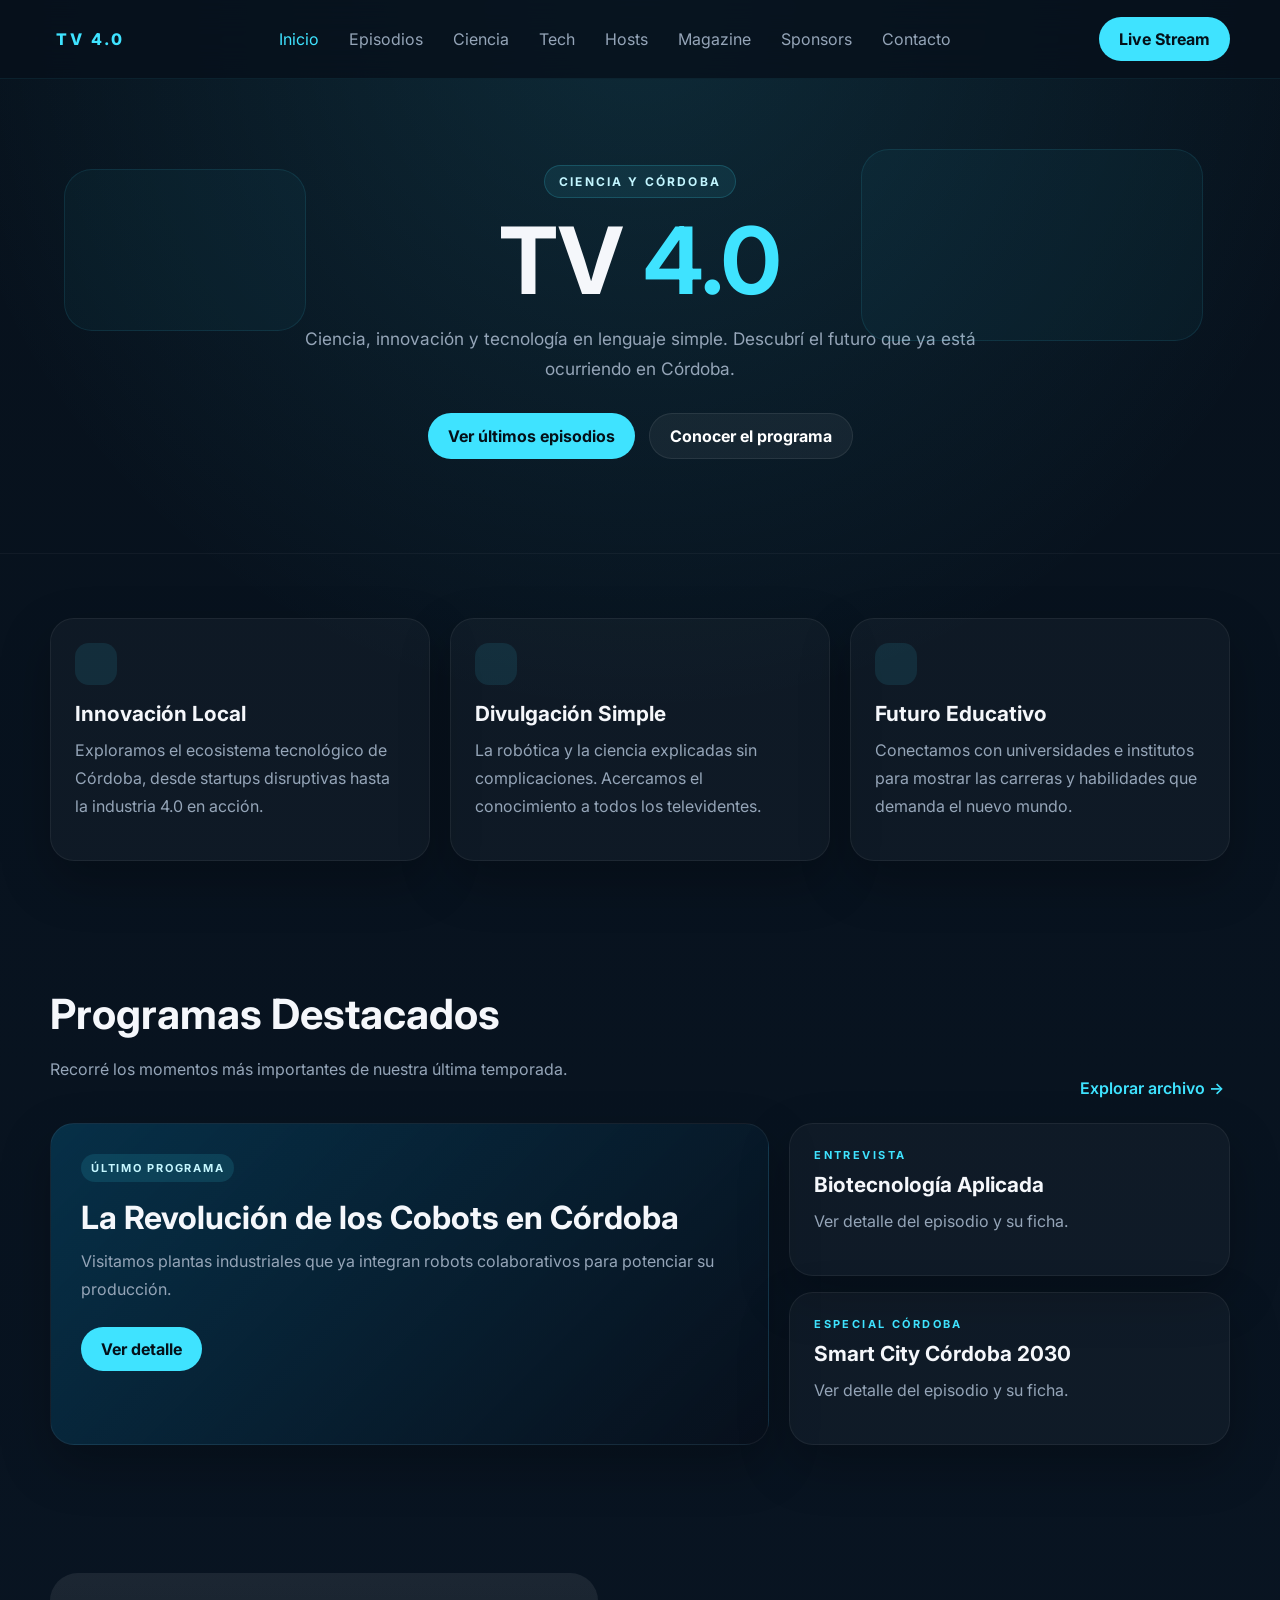
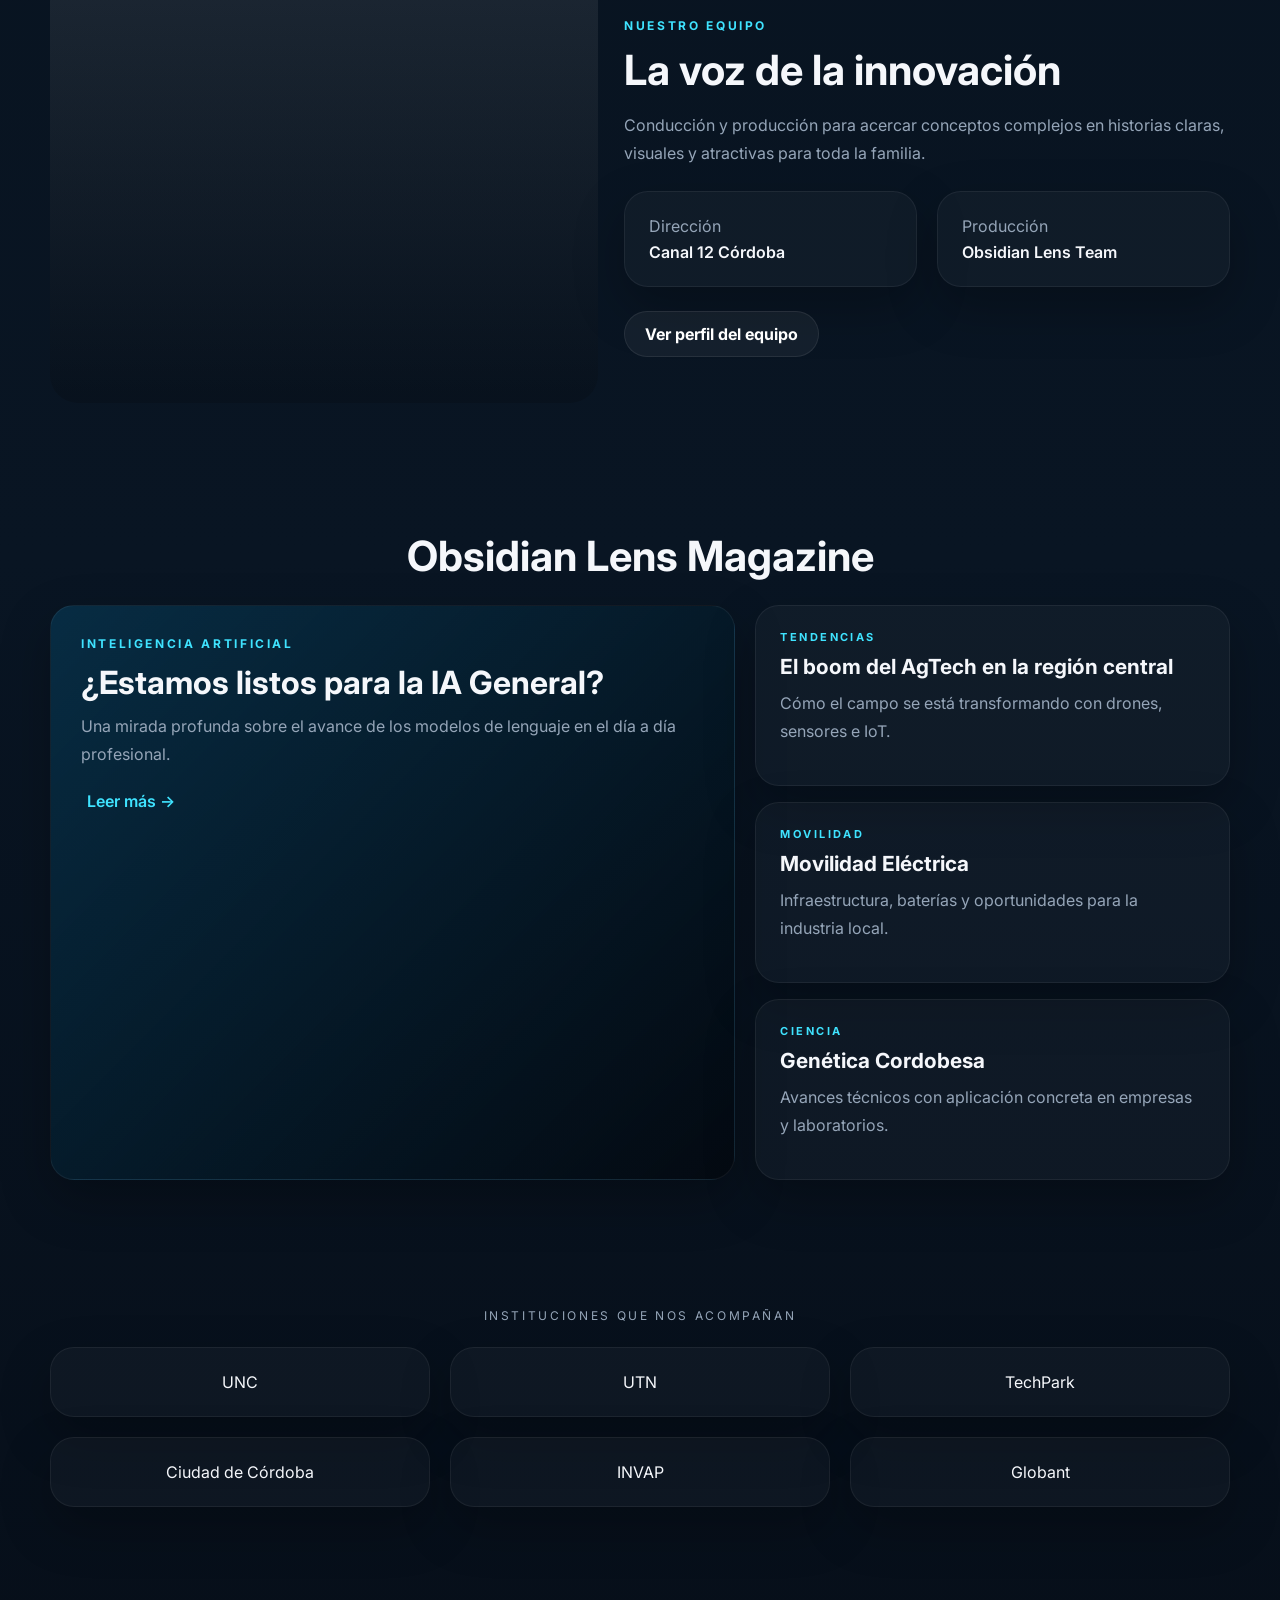
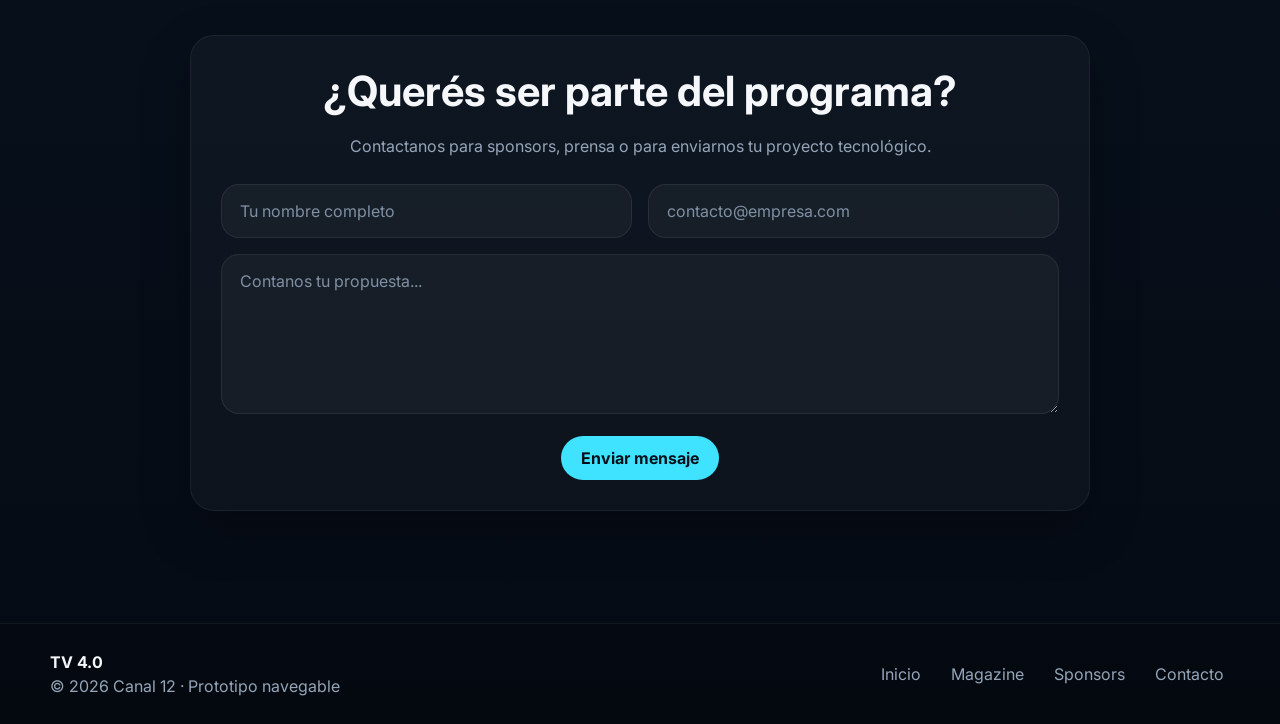
<file: index.html>
<!doctype html>
<html lang="es">
<head>
  <meta charset="UTF-8" />
  <meta name="viewport" content="width=device-width, initial-scale=1.0" />
  <title>TV 4.0</title>
  <meta name="description" content="TV 4.0 · Ciencia, innovación y tecnología en lenguaje simple" />
  <link rel="preconnect" href="https://fonts.googleapis.com">
  <link rel="preconnect" href="https://fonts.gstatic.com" crossorigin>
  <link href="https://fonts.googleapis.com/css2?family=Inter:wght@400;500;600;700;800&display=swap" rel="stylesheet">
  <link rel="stylesheet" href="styles.css" />
</head>
<body>
  <div class="site-shell">
    <header class="site-header">
      <div class="container header-inner">
        <button class="brand nav-link" data-page="home">TV 4.0</button>

        <nav class="main-nav">
          <button class="nav-link active" data-page="home">Inicio</button>
          <button class="nav-link" data-page="episodes">Episodios</button>
          <button class="nav-link" data-page="science">Ciencia</button>
          <button class="nav-link" data-page="tech">Tech</button>
          <button class="nav-link" data-page="hosts">Hosts</button>
          <button class="nav-link" data-page="magazine">Magazine</button>
          <button class="nav-link" data-page="sponsors">Sponsors</button>
          <button class="nav-link" data-page="contact">Contacto</button>
        </nav>

        <button class="live-btn" data-page="contact">Live Stream</button>
      </div>
    </header>

    <main id="app"></main>

    <footer class="site-footer">
      <div class="container footer-inner">
        <div>
          <div class="footer-title">TV 4.0</div>
          <div class="footer-copy">© 2026 Canal 12 · Prototipo navegable</div>
        </div>
        <div class="footer-links">
          <button class="footer-link" data-page="home">Inicio</button>
          <button class="footer-link" data-page="magazine">Magazine</button>
          <button class="footer-link" data-page="sponsors">Sponsors</button>
          <button class="footer-link" data-page="contact">Contacto</button>
        </div>
      </div>
    </footer>
  </div>

  <script src="script.js"></script>
</body>
</html>
</file>
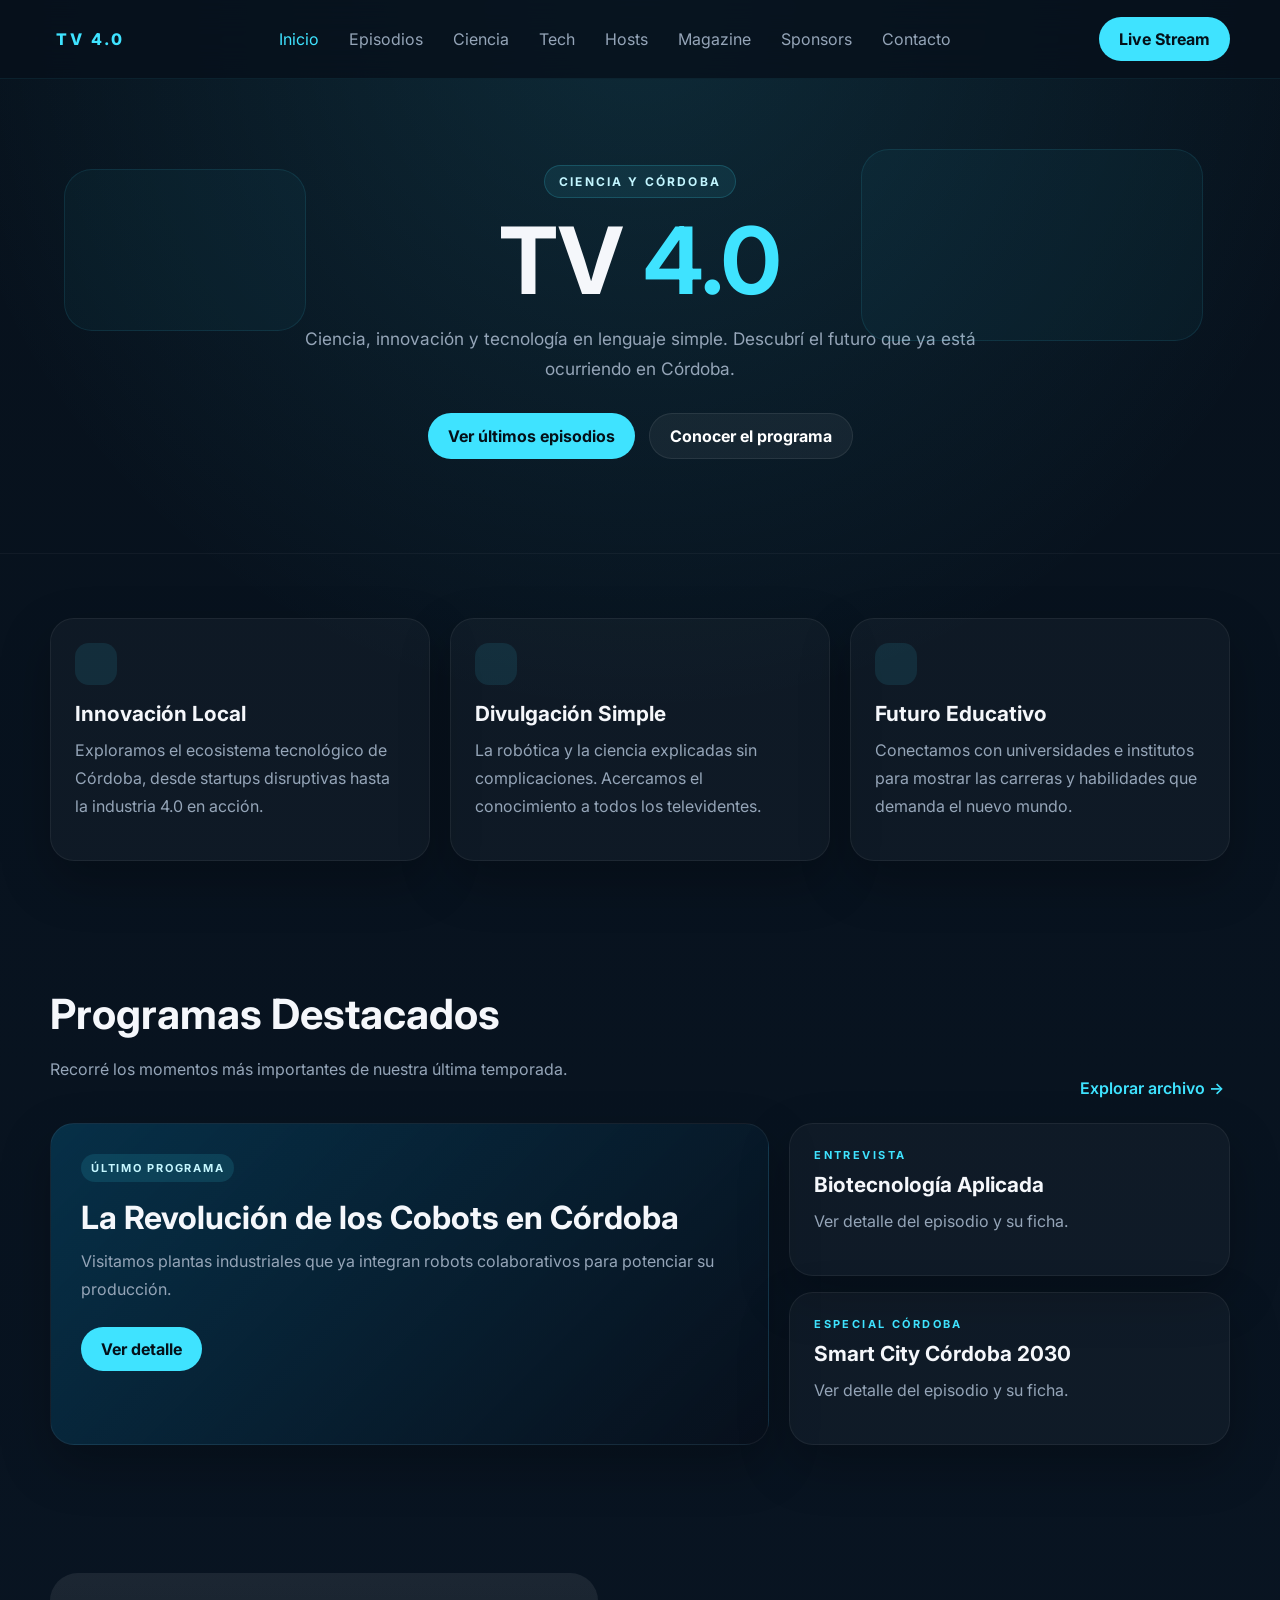
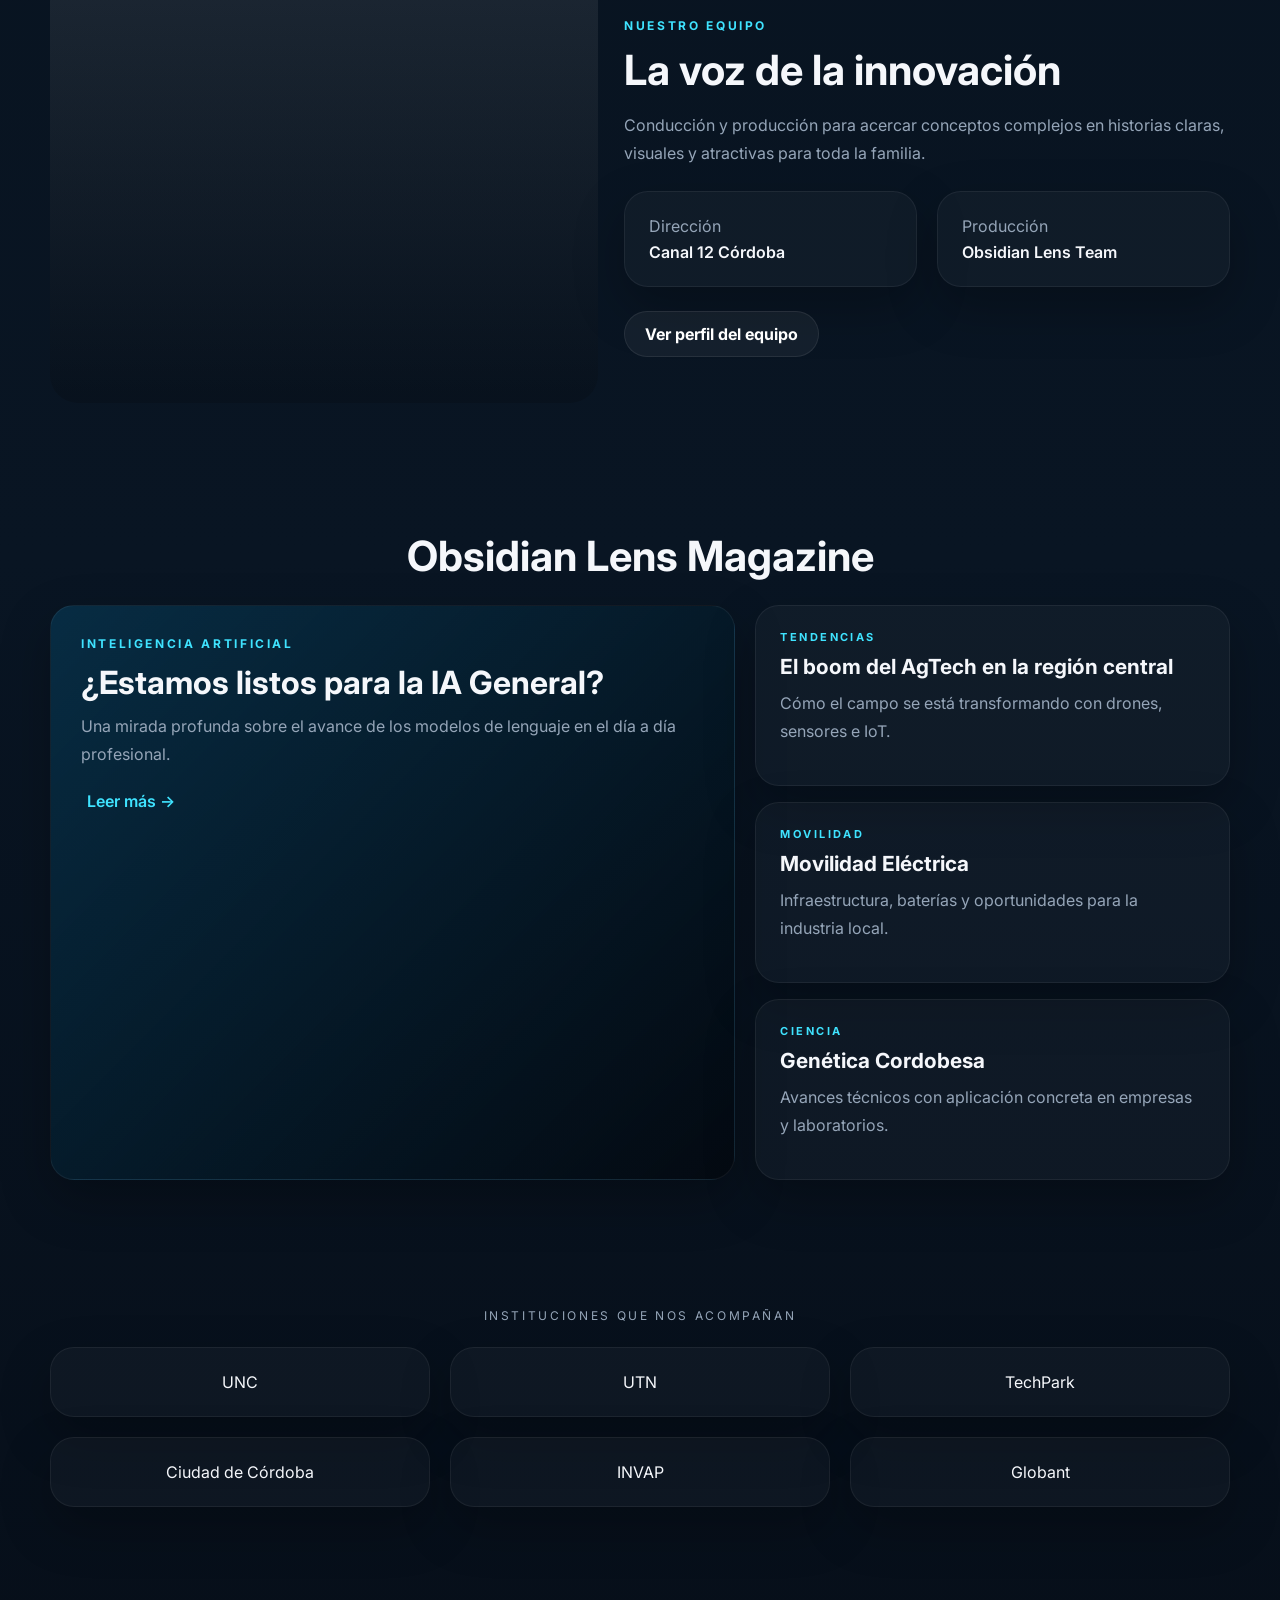
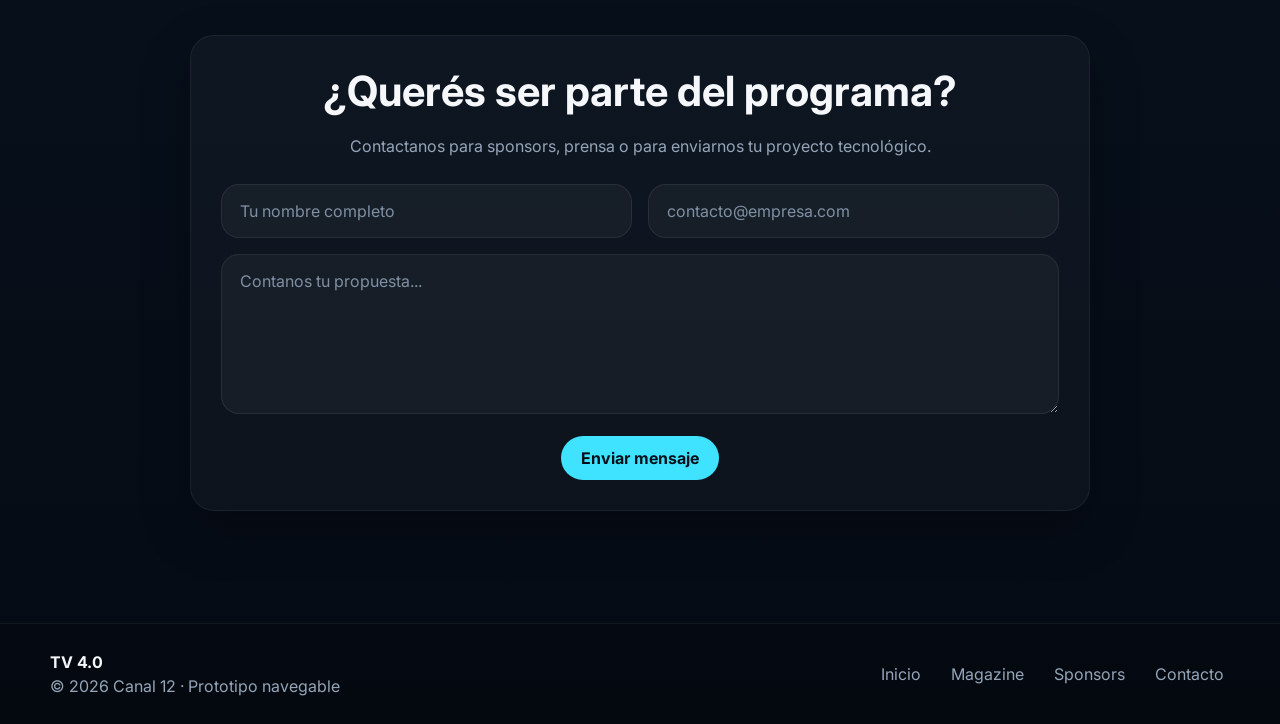
<file: index_.html>
<!doctype html>
<html lang="es">
<head>
  <meta charset="UTF-8" />
  <meta name="viewport" content="width=device-width, initial-scale=1.0" />
  <title>TV 4.0</title>
  <meta name="description" content="TV 4.0 · Ciencia, innovación y tecnología en lenguaje simple" />
  <link rel="preconnect" href="https://fonts.googleapis.com">
  <link rel="preconnect" href="https://fonts.gstatic.com" crossorigin>
  <link href="https://fonts.googleapis.com/css2?family=Inter:wght@400;500;600;700;800&display=swap" rel="stylesheet">
  <link rel="stylesheet" href="styles.css" />
</head>
<body>
  <div class="site-shell">
    <header class="site-header">
      <div class="container header-inner">
        <button class="brand nav-link" data-page="home">TV 4.0</button>

        <nav class="main-nav">
          <button class="nav-link active" data-page="home">Inicio</button>
          <button class="nav-link" data-page="episodes">Episodios</button>
          <button class="nav-link" data-page="science">Ciencia</button>
          <button class="nav-link" data-page="tech">Tech</button>
          <button class="nav-link" data-page="hosts">Hosts</button>
          <button class="nav-link" data-page="magazine">Magazine</button>
          <button class="nav-link" data-page="sponsors">Sponsors</button>
          <button class="nav-link" data-page="contact">Contacto</button>
        </nav>

        <button class="live-btn" data-page="contact">Live Stream</button>
      </div>
    </header>

    <main id="app"></main>

    <footer class="site-footer">
      <div class="container footer-inner">
        <div>
          <div class="footer-title">TV 4.0</div>
          <div class="footer-copy">© 2026 Canal 12 · Prototipo navegable</div>
        </div>
        <div class="footer-links">
          <button class="footer-link" data-page="home">Inicio</button>
          <button class="footer-link" data-page="magazine">Magazine</button>
          <button class="footer-link" data-page="sponsors">Sponsors</button>
          <button class="footer-link" data-page="contact">Contacto</button>
        </div>
      </div>
    </footer>
  </div>

  <script src="script.js"></script>
</body>
</html>
</file>
<file: styles.css>
:root {
  --bg: #07111c;
  --bg-soft: #0b1827;
  --panel: rgba(255, 255, 255, 0.03);
  --panel-2: rgba(255, 255, 255, 0.05);
  --line: rgba(255, 255, 255, 0.08);
  --text: #f5f7fb;
  --muted: #95a5b8;
  --cyan: #3fe3ff;
  --cyan-strong: #52ecff;
  --dark-text: #041019;
  --radius: 24px;
  --shadow: 0 20px 50px rgba(0, 0, 0, 0.25);
}

* {
  box-sizing: border-box;
}

html {
  scroll-behavior: smooth;
}

body {
  margin: 0;
  font-family: Inter, system-ui, sans-serif;
  background:
    radial-gradient(circle at 50% 0%, rgba(63, 227, 255, 0.12), transparent 18%),
    linear-gradient(180deg, #07111c 0%, #091523 55%, #050b14 100%);
  color: var(--text);
}

button,
input,
textarea {
  font: inherit;
}

button {
  border: 0;
  background: none;
  color: inherit;
  cursor: pointer;
}

input,
textarea {
  width: 100%;
  border: 1px solid var(--line);
  background: rgba(255, 255, 255, 0.04);
  color: var(--text);
  padding: 16px 18px;
  border-radius: 18px;
  outline: none;
}

textarea {
  min-height: 160px;
  resize: vertical;
}

input::placeholder,
textarea::placeholder {
  color: #7f90a4;
}

.site-shell {
  min-height: 100vh;
}

.container {
  width: min(1180px, calc(100% - 32px));
  margin: 0 auto;
}

.site-header {
  position: sticky;
  top: 0;
  z-index: 50;
  border-bottom: 1px solid rgba(63, 227, 255, 0.08);
  backdrop-filter: blur(18px);
  background: rgba(7, 17, 28, 0.82);
}

.header-inner,
.footer-inner {
  display: flex;
  align-items: center;
  justify-content: space-between;
  gap: 20px;
}

.header-inner {
  min-height: 78px;
}

.brand {
  font-weight: 800;
  letter-spacing: 0.18em;
  text-transform: uppercase;
}

.main-nav {
  display: flex;
  align-items: center;
  gap: 18px;
  flex-wrap: wrap;
  justify-content: center;
}

.nav-link,
.footer-link {
  color: var(--muted);
  transition: 0.2s ease;
}

.nav-link:hover,
.footer-link:hover {
  color: #fff;
}

.nav-link.active {
  color: var(--cyan);
}

.live-btn,
.btn,
.btn-secondary {
  border-radius: 999px;
  padding: 12px 20px;
  font-weight: 700;
  transition: transform 0.2s ease, background 0.2s ease;
}

.live-btn,
.btn {
  background: var(--cyan);
  color: var(--dark-text);
}

.btn:hover,
.live-btn:hover,
.btn-secondary:hover {
  transform: translateY(-1px);
}

.btn-secondary {
  border: 1px solid var(--line);
  background: rgba(255, 255, 255, 0.05);
  color: #fff;
}

.site-footer {
  border-top: 1px solid rgba(255, 255, 255, 0.06);
  background: rgba(0, 0, 0, 0.18);
  margin-top: 48px;
}

.footer-inner {
  padding: 28px 0;
}

.footer-title {
  font-weight: 700;
  margin-bottom: 4px;
}

.footer-copy,
.footer-links {
  color: var(--muted);
}

.footer-links {
  display: flex;
  gap: 18px;
  flex-wrap: wrap;
}

.page-section {
  padding: 64px 0;
}

.page-header {
  padding: 64px 0 28px;
  border-bottom: 1px solid rgba(255, 255, 255, 0.05);
  background: linear-gradient(180deg, rgba(9, 21, 35, 0.7), rgba(7, 17, 28, 0.3));
}

.eyebrow {
  color: var(--cyan);
  text-transform: uppercase;
  letter-spacing: 0.22em;
  font-size: 12px;
  font-weight: 700;
}

.page-title,
.hero-title,
.section-title,
.card-title {
  margin: 0;
}

.page-title {
  margin-top: 12px;
  font-size: clamp(2.2rem, 5vw, 3.6rem);
  line-height: 1.05;
}

.page-text,
.hero-text,
.section-text,
.card-text {
  color: var(--muted);
  line-height: 1.75;
}

.hero {
  position: relative;
  overflow: hidden;
  padding: 86px 0 94px;
  border-bottom: 1px solid rgba(255, 255, 255, 0.04);
}

.hero::before,
.hero::after {
  content: "";
  position: absolute;
  border-radius: 28px;
  border: 1px solid rgba(63, 227, 255, 0.1);
  background: rgba(63, 227, 255, 0.04);
}

.hero::before {
  width: 240px;
  height: 160px;
  left: 5%;
  top: 90px;
}

.hero::after {
  width: 340px;
  height: 190px;
  right: 6%;
  top: 70px;
}

.hero-inner {
  position: relative;
  text-align: center;
  max-width: 860px;
  margin: 0 auto;
}

.pill {
  display: inline-flex;
  align-items: center;
  padding: 8px 14px;
  border-radius: 999px;
  border: 1px solid rgba(63, 227, 255, 0.18);
  background: rgba(63, 227, 255, 0.08);
  color: #c3f6ff;
  font-size: 12px;
  font-weight: 700;
  text-transform: uppercase;
  letter-spacing: 0.18em;
}

.hero-title {
  margin-top: 18px;
  font-size: clamp(3.2rem, 8vw, 5.8rem);
  line-height: 0.95;
}

.accent {
  color: var(--cyan);
}

.hero-text {
  margin: 20px auto 0;
  font-size: 1.08rem;
  max-width: 760px;
}

.hero-actions {
  margin-top: 28px;
  display: flex;
  justify-content: center;
  gap: 14px;
  flex-wrap: wrap;
}

.grid-3,
.grid-2,
.grid-cards,
.grid-sponsors {
  display: grid;
  gap: 20px;
}

.grid-3 {
  grid-template-columns: repeat(3, minmax(0, 1fr));
}

.grid-2 {
  grid-template-columns: repeat(2, minmax(0, 1fr));
}

.grid-cards {
  grid-template-columns: repeat(3, minmax(0, 1fr));
}

.grid-sponsors {
  grid-template-columns: repeat(3, minmax(0, 1fr));
}

.card,
.feature-card,
.sponsor-card,
.form-box,
.filter-chip,
.featured-main,
.side-card,
.profile-card,
.magazine-hero,
.info-box {
  border: 1px solid rgba(255, 255, 255, 0.06);
  background: var(--panel);
  border-radius: var(--radius);
  box-shadow: var(--shadow);
}

.card,
.feature-card,
.sponsor-card,
.side-card,
.profile-card,
.info-box {
  padding: 24px;
}

.card-icon {
  width: 42px;
  height: 42px;
  border-radius: 14px;
  background: rgba(63, 227, 255, 0.1);
  margin-bottom: 16px;
}

.card-title {
  font-size: 1.3rem;
}

.card-text {
  margin-top: 10px;
}

.section-head {
  display: flex;
  justify-content: space-between;
  align-items: end;
  gap: 18px;
  margin-bottom: 24px;
}

.section-title {
  font-size: clamp(1.9rem, 4vw, 2.6rem);
}

.inline-link {
  color: var(--cyan);
  font-weight: 600;
}

.featured-layout {
  display: grid;
  grid-template-columns: 1.55fr 0.95fr;
  gap: 20px;
}

.featured-main {
  padding: 30px;
  background: linear-gradient(135deg, rgba(0, 180, 255, 0.18), rgba(8, 16, 28, 1));
}

.side-stack {
  display: grid;
  gap: 16px;
}

.tag {
  display: inline-block;
  font-size: 11px;
  font-weight: 700;
  color: #c6f7ff;
  text-transform: uppercase;
  letter-spacing: 0.16em;
  background: rgba(63, 227, 255, 0.12);
  padding: 7px 10px;
  border-radius: 999px;
}

.split-layout {
  display: grid;
  grid-template-columns: 0.95fr 1.05fr;
  gap: 26px;
  align-items: center;
}

.placeholder-photo,
.thumb-box {
  border-radius: 28px;
  background: linear-gradient(180deg, rgba(255,255,255,0.08), rgba(0,0,0,0.16));
}

.placeholder-photo {
  min-height: 430px;
}

.thumb-box {
  height: 210px;
  margin-bottom: 18px;
  background: linear-gradient(135deg, rgba(0, 190, 255, 0.18), rgba(10, 18, 30, 1));
}

.magazine-layout {
  display: grid;
  grid-template-columns: 1.3fr 0.9fr;
  gap: 20px;
}

.magazine-hero {
  padding: 30px;
  background: linear-gradient(135deg, rgba(0, 180, 255, 0.15), rgba(4, 10, 18, 1));
}

.sponsor-row-title {
  text-align: center;
  color: var(--muted);
  text-transform: uppercase;
  letter-spacing: 0.22em;
  font-size: 12px;
  margin-bottom: 24px;
}

.sponsor-card {
  text-align: center;
}

.logo-box {
  height: 56px;
  border-radius: 16px;
  background: rgba(255,255,255,0.05);
  margin-bottom: 18px;
}

.form-box {
  padding: 30px;
}

.form-grid {
  display: grid;
  grid-template-columns: repeat(2, minmax(0, 1fr));
  gap: 16px;
}

.form-grid .full {
  grid-column: 1 / -1;
}

.filter-row {
  display: flex;
  flex-wrap: wrap;
  gap: 10px;
  margin-bottom: 26px;
}

.filter-chip {
  padding: 11px 16px;
  border-radius: 999px;
  box-shadow: none;
  color: var(--muted);
}

.profile-grid {
  display: grid;
  gap: 20px;
}

.profile-card {
  display: grid;
  grid-template-columns: 0.9fr 1.1fr;
  gap: 20px;
}

.profile-photo {
  min-height: 320px;
  border-radius: 24px;
  background: linear-gradient(180deg, rgba(255,255,255,0.08), rgba(0,0,0,0.16));
}

.badges {
  display: flex;
  gap: 10px;
  flex-wrap: wrap;
  margin-top: 16px;
}

.badge {
  padding: 9px 12px;
  border: 1px solid var(--line);
  border-radius: 999px;
  color: var(--muted);
}

.muted {
  color: var(--muted);
}

@media (max-width: 980px) {
  .main-nav {
    display: none;
  }

  .grid-3,
  .grid-2,
  .grid-cards,
  .grid-sponsors,
  .featured-layout,
  .split-layout,
  .magazine-layout,
  .profile-card,
  .form-grid {
    grid-template-columns: 1fr;
  }

  .header-inner,
  .footer-inner {
    flex-direction: column;
    align-items: flex-start;
  }

  .hero {
    padding-top: 68px;
  }

  .placeholder-photo,
  .profile-photo {
    min-height: 260px;
  }
}

@media (max-width: 640px) {
  .container {
    width: min(1180px, calc(100% - 24px));
  }

  .page-section,
  .page-header {
    padding-top: 42px;
    padding-bottom: 22px;
  }

  .hero-actions {
    flex-direction: column;
  }

  .btn,
  .btn-secondary,
  .live-btn {
    width: 100%;
    text-align: center;
  }
}
</file>
